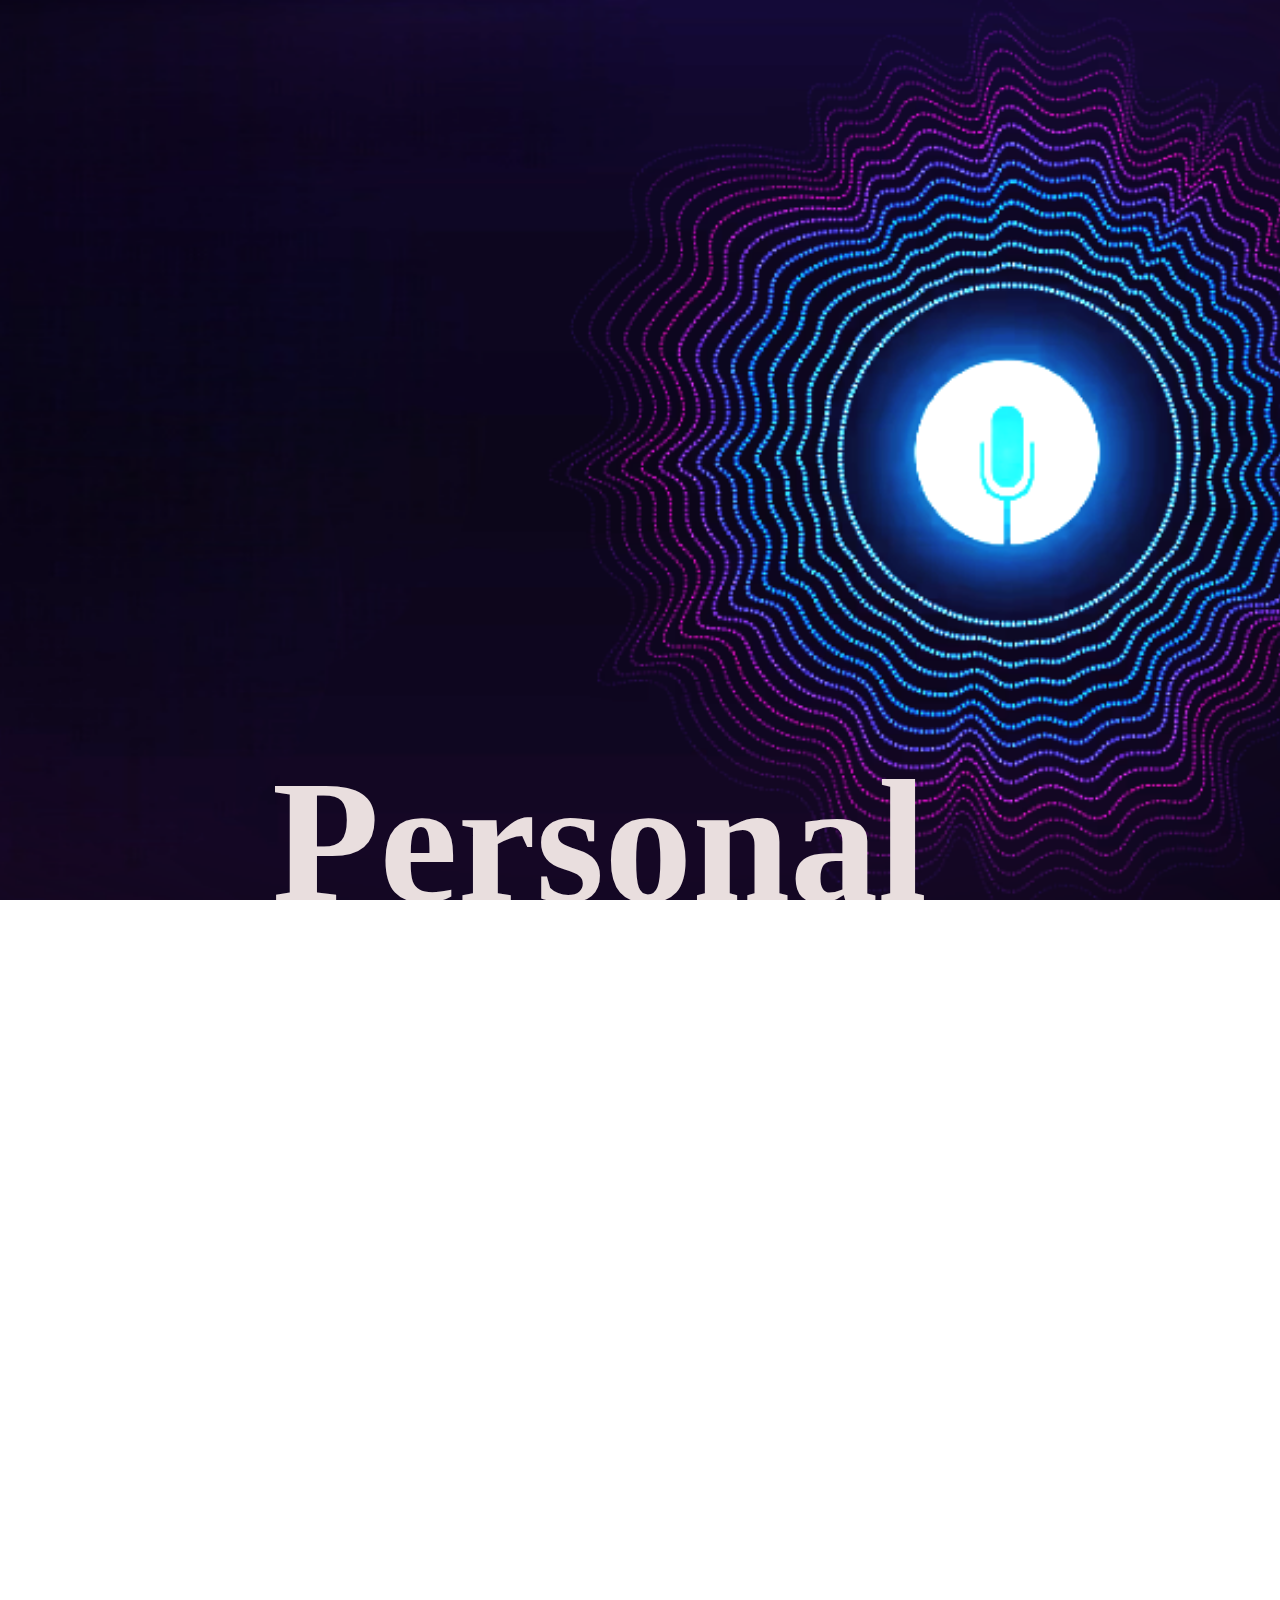
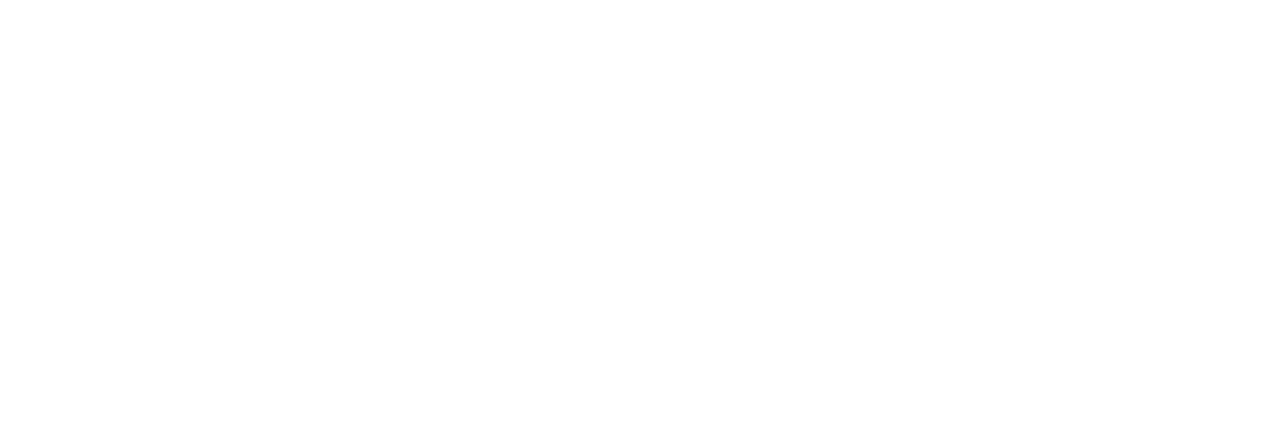
<file: index.html>
<!DOCTYPE html>
<html lang="en">
<head>
    <meta charset="UTF-8">
    <meta name="viewport" content="width=device-width, initial-scale=1.0">
    <title>Document</title>
</head>
<style>
    html, body {
        margin: 0;
        padding: 0;
        height: 100%;
        width: 100%;
        overflow: hidden; /* Prevents scrollbars from appearing */
    }
    
    /* Style the background image */
    .background-image {
        position: absolute;
        top: 0;
        left: 0;
        width: 100%;
        height: 100%;
        background-image: url('Screenshot 2024-08-29 195639-Photoroom (1).png'); /* Replace with the path to your image */
        background-size: cover; /* Ensures the image covers the entire area */
        background-position: center; /* Centers the image */
        background-repeat: no-repeat; /* Prevents the image from repeating */
        z-index: -1; /* Places the image behind other content */
    }
    .lets a button{
        font-size: 6rem;
        background-color: rgb(155, 79, 155);
        text-align: center;
        color: white;
        border-radius: 4rem;
        padding-left:4rem;
        padding-right:4rem;
        font-family: 'Times New Roman', Times, serif;
        margin-top:104rem;
        margin-left:65rem;
    }
    .lets a button:hover{
        cursor: pointer;
        background-color: rgb(218, 90, 218);
        color:rgb(243, 241, 241);
        border-color: white;
    }
    .heading h1 {
        color: rgb(233, 222, 222);
        margin-top: -65rem;
        margin-left: 17rem;
        font-size: 11rem;
    }
    .para p {
        color: white;
        font-size: 4rem;
        margin-left:7rem;
    
    }
</style>
<body>
    <div class="background-image"></div>



    <div class="lets">
        <a href="main.html"><button>Start</button></a>
    </div>
    <div class="heading">
        <h1>Personal Voice Assistant</h1>
    </div>
    <div class="para">
        <p>AI voice assistants are sophisticated digital tools that leverage
            artificial intelligence <br> to understand and respond to spoken
            commands.  They can manage a wide range of <br> tasks from interact
            to answering queries and providing real-time updates of events. </p>
    </div>
</body>
</html>
</file>
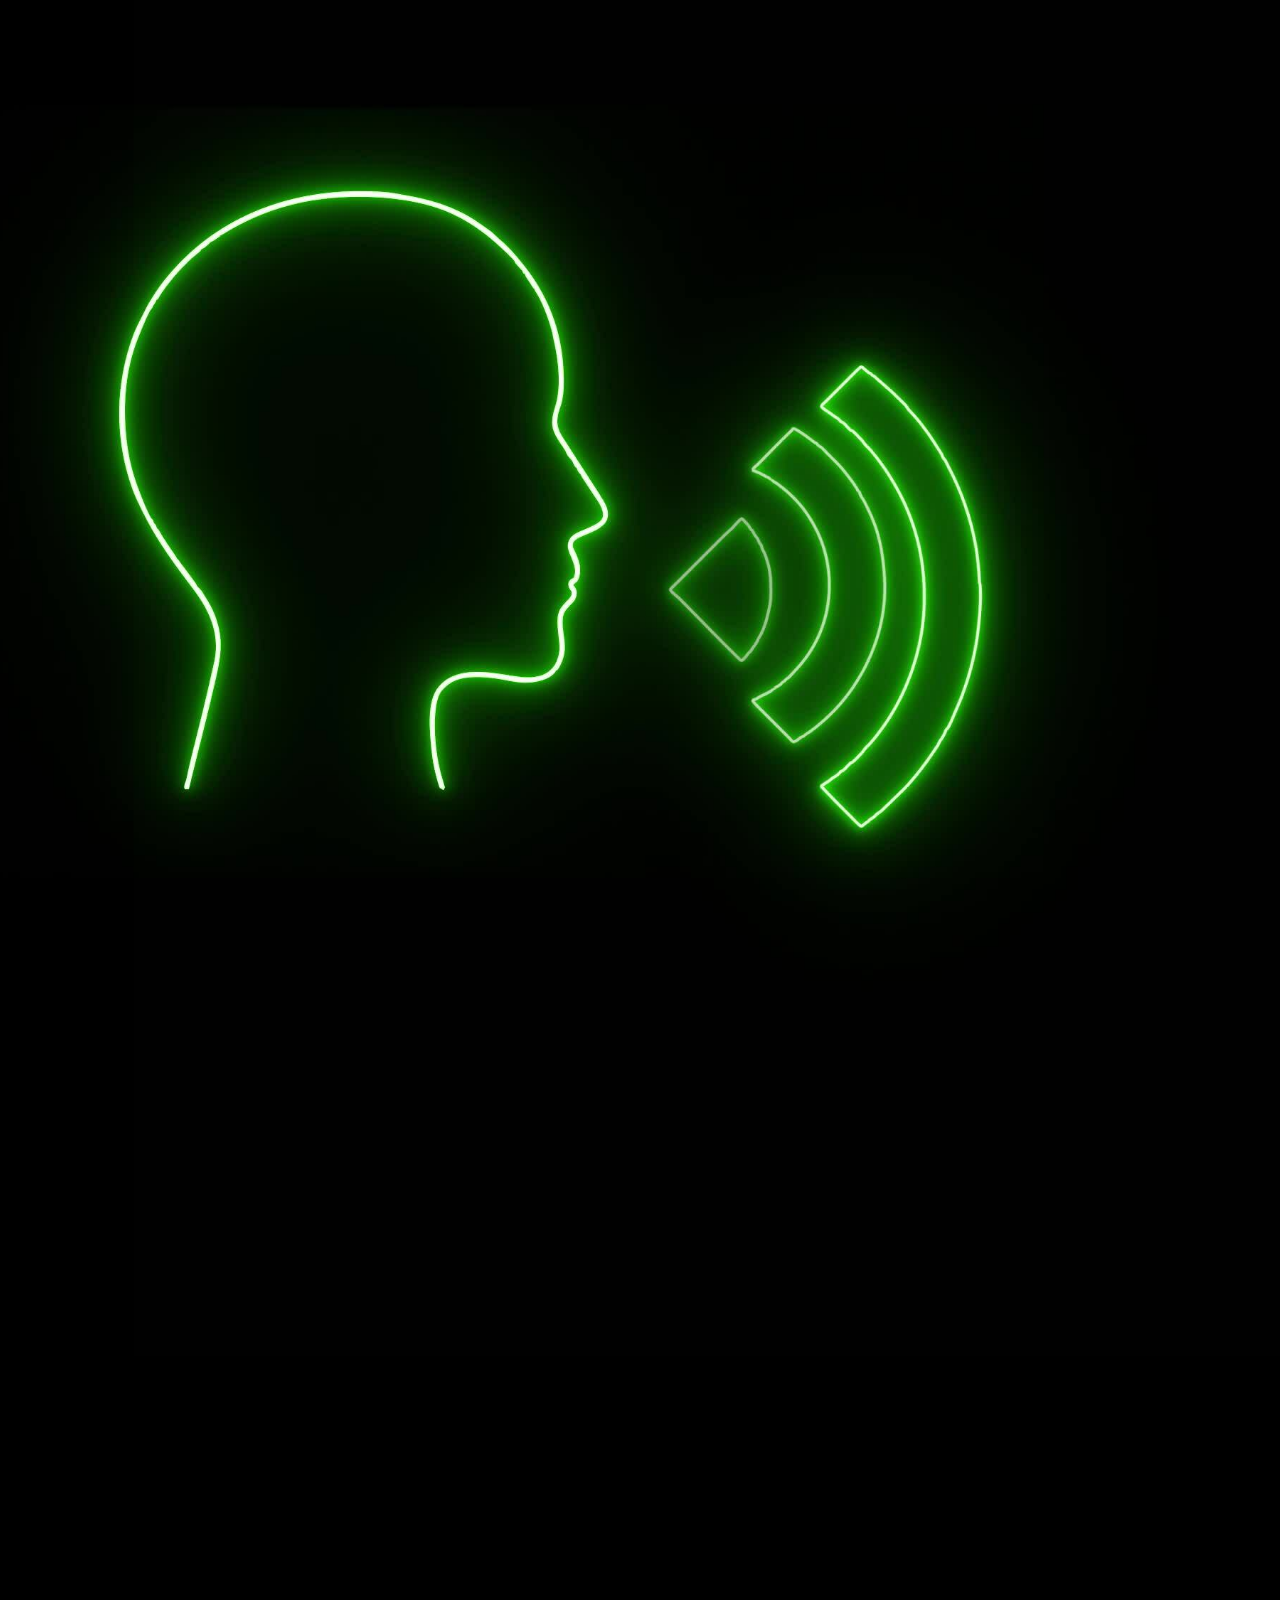
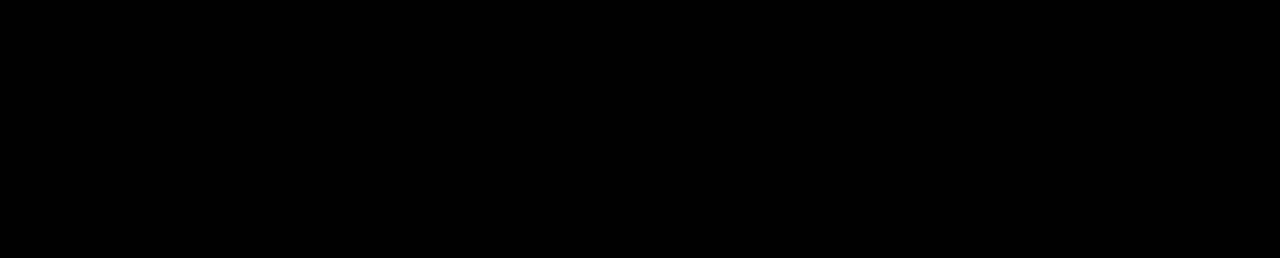
<file: main.html>
<!DOCTYPE html>
<html lang="en">
    <head>
        <meta charset="UTF-8">
        <meta name="viewport" content="width=device-width, initial-scale=1.0">
        <title>Voice Assistant</title>
        <link rel="stylesheet" href="styles.css">
        
        <!-- <link rel="stylesheet" href="clock.css"> -->
    </head>
    <body>


        

      <div class="voice-animation">
        <div class="bar"></div>
        <div class="bar"></div>
        <div class="bar"></div>
        <div class="bar"></div>
        <div class="bar"></div>
    </div>
       <div class="btn">
            <button id="start">..Activate..</button>
            <br><br><br><br>
            <button id="stop">Deactivate</button> 
            <br><br><br><br>
            <button><a href="command.html"
              style = 
              
              "color: rgb(5, 202, 5);
              text-decoration:none;"
            
              
              >Commands</a></button>
           
             
            <!-- <button><a href=""></a></button> -->
            
        </div> 

       <div id="text1"></div> 
        <div id="text2"></div> 
        <div id="text3"></div>  

        
        

         <div class="head">
        <h3>Voice Assistant</h3>
       </div> 



       <div id="clock">
        <div id="time"></div>
        <div id="date"></div>
        <div id="week"></div>
    </div> 





     <div class="pic">
        <img src="my.jpg" alt="">
    </div> 




   












    <script>
        let p1 = new Promise((resolve,reject)=>{
            setTimeout(()=>{
              resolve("...Initializing Commands...")
            },3000)
          })
          p1.then((values)=>{
            console.log(values)
            document.getElementById("text1").innerHTML=values
          })
          let p2 = new Promise((resolve,reject)=>{
            setTimeout(()=>{
              resolve("...Build Completed Successfully...")
            },7000)
          })
          p2.then((values)=>{
            console.log(values)
            document.getElementById("text2").innerHTML=values
          })
          let p3 = new Promise((resolve,reject)=>{
            setTimeout(()=>{
              resolve("...Ready for Execution...")
            },8000)
          })
          p3.then((values)=>{
            console.log(values)
            document.getElementById("text3").innerHTML=values
          })






          function updateClock() {
            const now = new Date();
            
            // Time
            let hours = now.getHours();
            let minutes = now.getMinutes();
            let seconds = now.getSeconds();
            
            // Format time as HH:MM:SS
            hours = hours < 10 ? '0' + hours : hours;
            minutes = minutes < 10 ? '0' + minutes : minutes;
            seconds = seconds < 10 ? '0' + seconds : seconds;
            
            const timeString = `${hours}:${minutes}:${seconds}`;
            
            // Date
            const day = now.getDate();
            const month = now.getMonth() + 1; // Months are 0-based
            const year = now.getFullYear();
            const dateString = `${day < 10 ? '0' + day : day}/${month < 10 ? '0' + month : month}/${year}`;
            
            // Weekday
            const weekdays = ["Sunday", "Monday", "Tuesday", "Wednesday", "Thursday", "Friday", "Saturday"];
            const weekString = weekdays[now.getDay()]; // Get day of the week (0-6)
            
            // Update the DOM
            document.getElementById('time').textContent = timeString;
            document.getElementById('date').textContent = dateString;
            document.getElementById('week').textContent = weekString;
          }
          
          // Update the clock every second
          setInterval(updateClock, 1000);
          
          // Initialize clock
          updateClock();
          
          













    </script>










        <script src="script.js"></script>
    </body>
</html>
</file>
<file: styles.css>
body{
    position: fixed;
    background: fixed;
    padding: 0;
    margin: 0;
    
    background-color: black;    
}
 .pic img{
    height: 96rem;
    margin-top: -56rem;
    margin-left: -45rem;
    position: fixed;
   
}
 .head h3{
    color: rgb(3, 184, 3);
    font-size: 10rem;
    margin-top: -101rem;
    /* margin-left: 145rem; */
    /* box-shadow: 0 0 10px rgb(37, 207, 4),0 0 50px rgb(46, 209, 5), 0 0 100px rgb(3, 206, 47), 0 0 100px rgb(27, 207, 4), 0 0 400px rgb(38, 209, 4); */
    margin-right: 119rem;
    margin-left: 145rem;
}
 #text1{
    color: rgb(3, 184, 3);
    font-size: 5rem;
    position: fixed;
    margin-top: -16rem;
    margin-left: 21rem;
    
    
}
#text2{
    color: rgb(3, 184, 3);
    font-size: 5rem;
    position: fixed;
    margin-top: -4rem;
    margin-left: 14rem;
}
#text3{
    color: rgb(3, 184, 3);
    font-size: 5rem;
    position: fixed;
    margin-top: 8rem;
    margin-left: 22rem;
    
} 



 #clock {
    font-size: 5rem;
    color: rgb(21, 255, 0);
    margin-left: 306rem;
    margin-top: -9rem;
    
}

#time {
    font-size: 5rem;
    font-weight: bold;
    color: rgb(47, 199, 9);
    
}

#date, #week {
    font-size: 5rem;
    color: rgb(19, 177, 14);
}  
.voice-animation {
    display: flex;
    align-items: flex-end;
    height: 150px;
    width: 80%;
    max-width: 600px;
    background-color: black;
    border-radius: 10px;
    padding: 10px;
    box-sizing: border-box;
    justify-content: space-around;
    /* align-items: center; */
    margin-left: 161rem;
    margin-top: 85rem;
}

.bar {
    width: 15px;
    background-color: #01ec14;
    border-radius: 5px;
    animation: pulse 1.5s ease-in-out infinite;
}

.bar:nth-child(1) {
    animation-delay: 0s;
}

.bar:nth-child(2) {
    animation-delay: 0.3s;
}

.bar:nth-child(3) {
    animation-delay: 0.6s;
}

.bar:nth-child(4) {
    animation-delay: 0.9s;
}

.bar:nth-child(5) {
    animation-delay: 1.2s;
}

@keyframes pulse {
    0%, 100% {
        height: 20%;
    }
    50% {
        height: 80%;
    }
}
.btn button{
    font-size: 4rem;
    margin-left: 270rem;
    background-color: black;
    color: rgb(5, 202, 5);
    
}
.btn button:hover{
    color: rgb(3, 17, 7);
    cursor: pointer;
    background-color: rgb(171, 241, 177);
    font-style: italic;
    font-style:bold;
    
    
    
}
</file>
